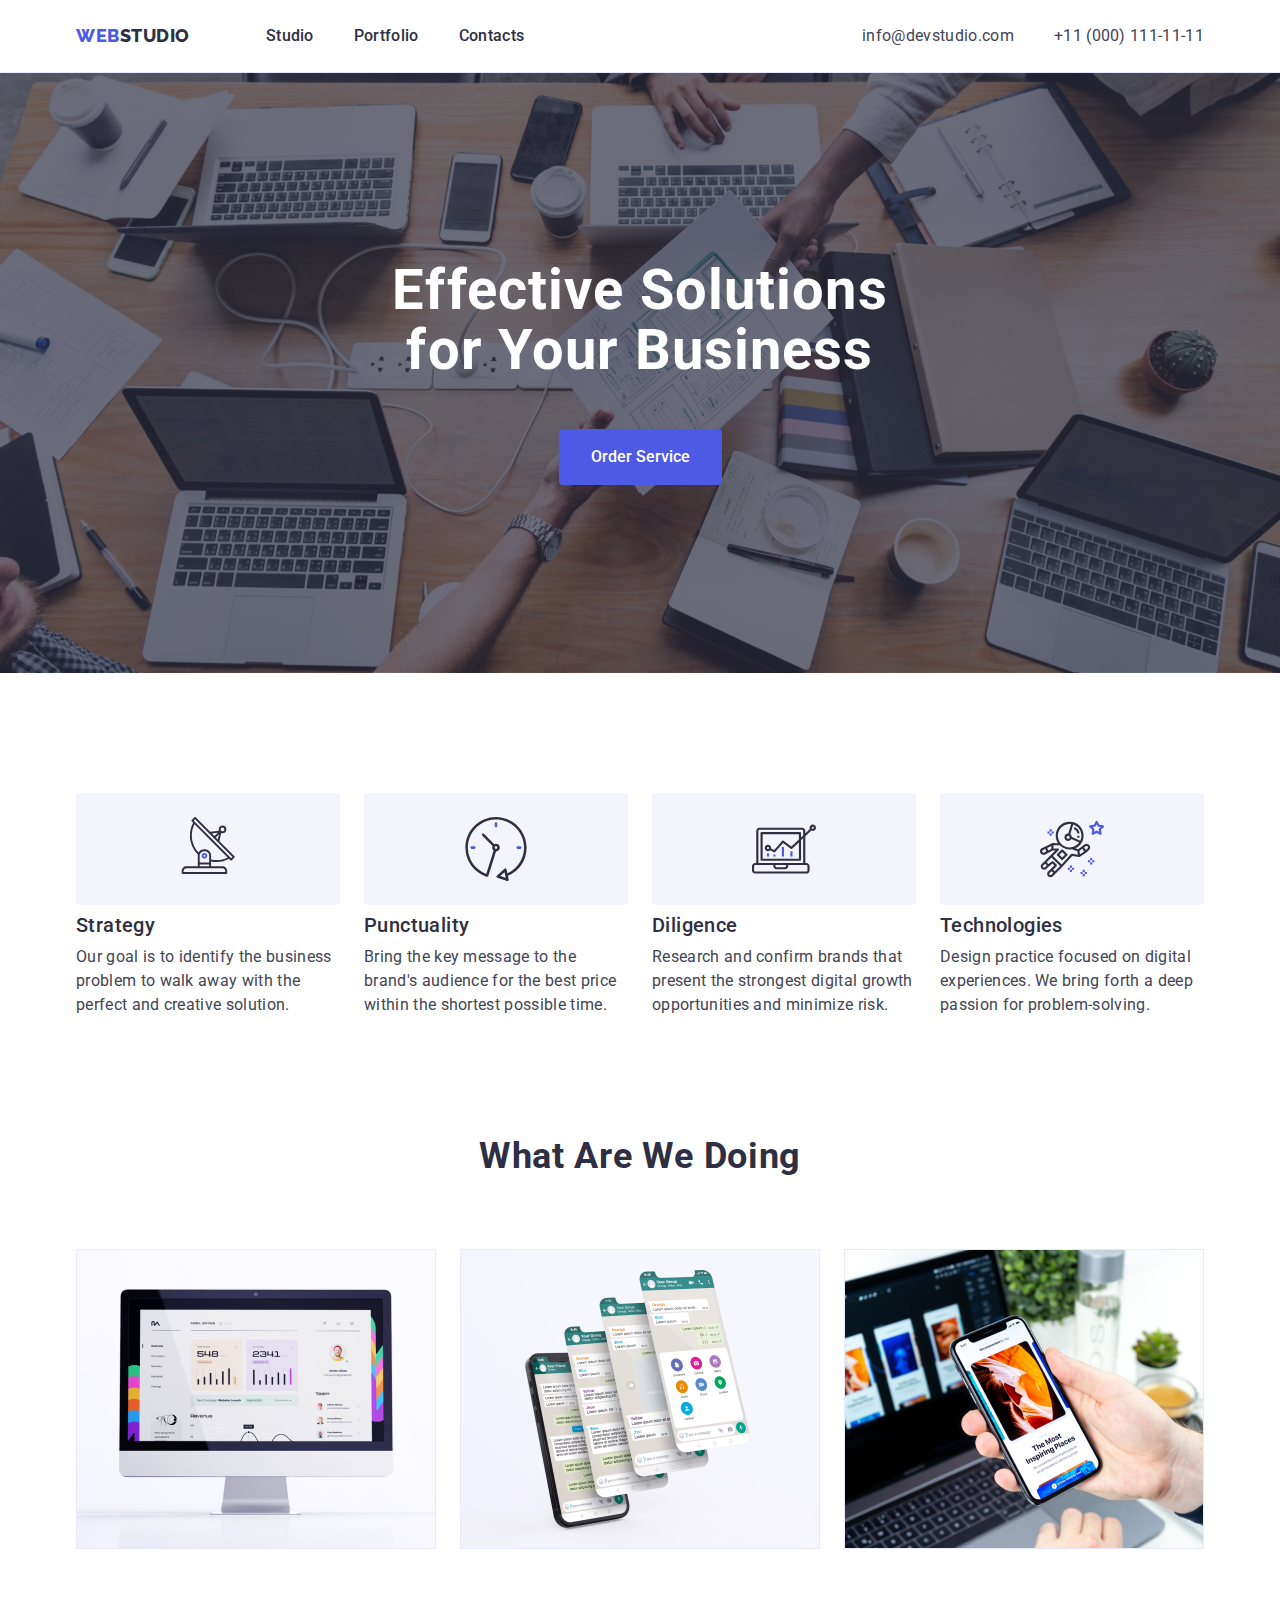
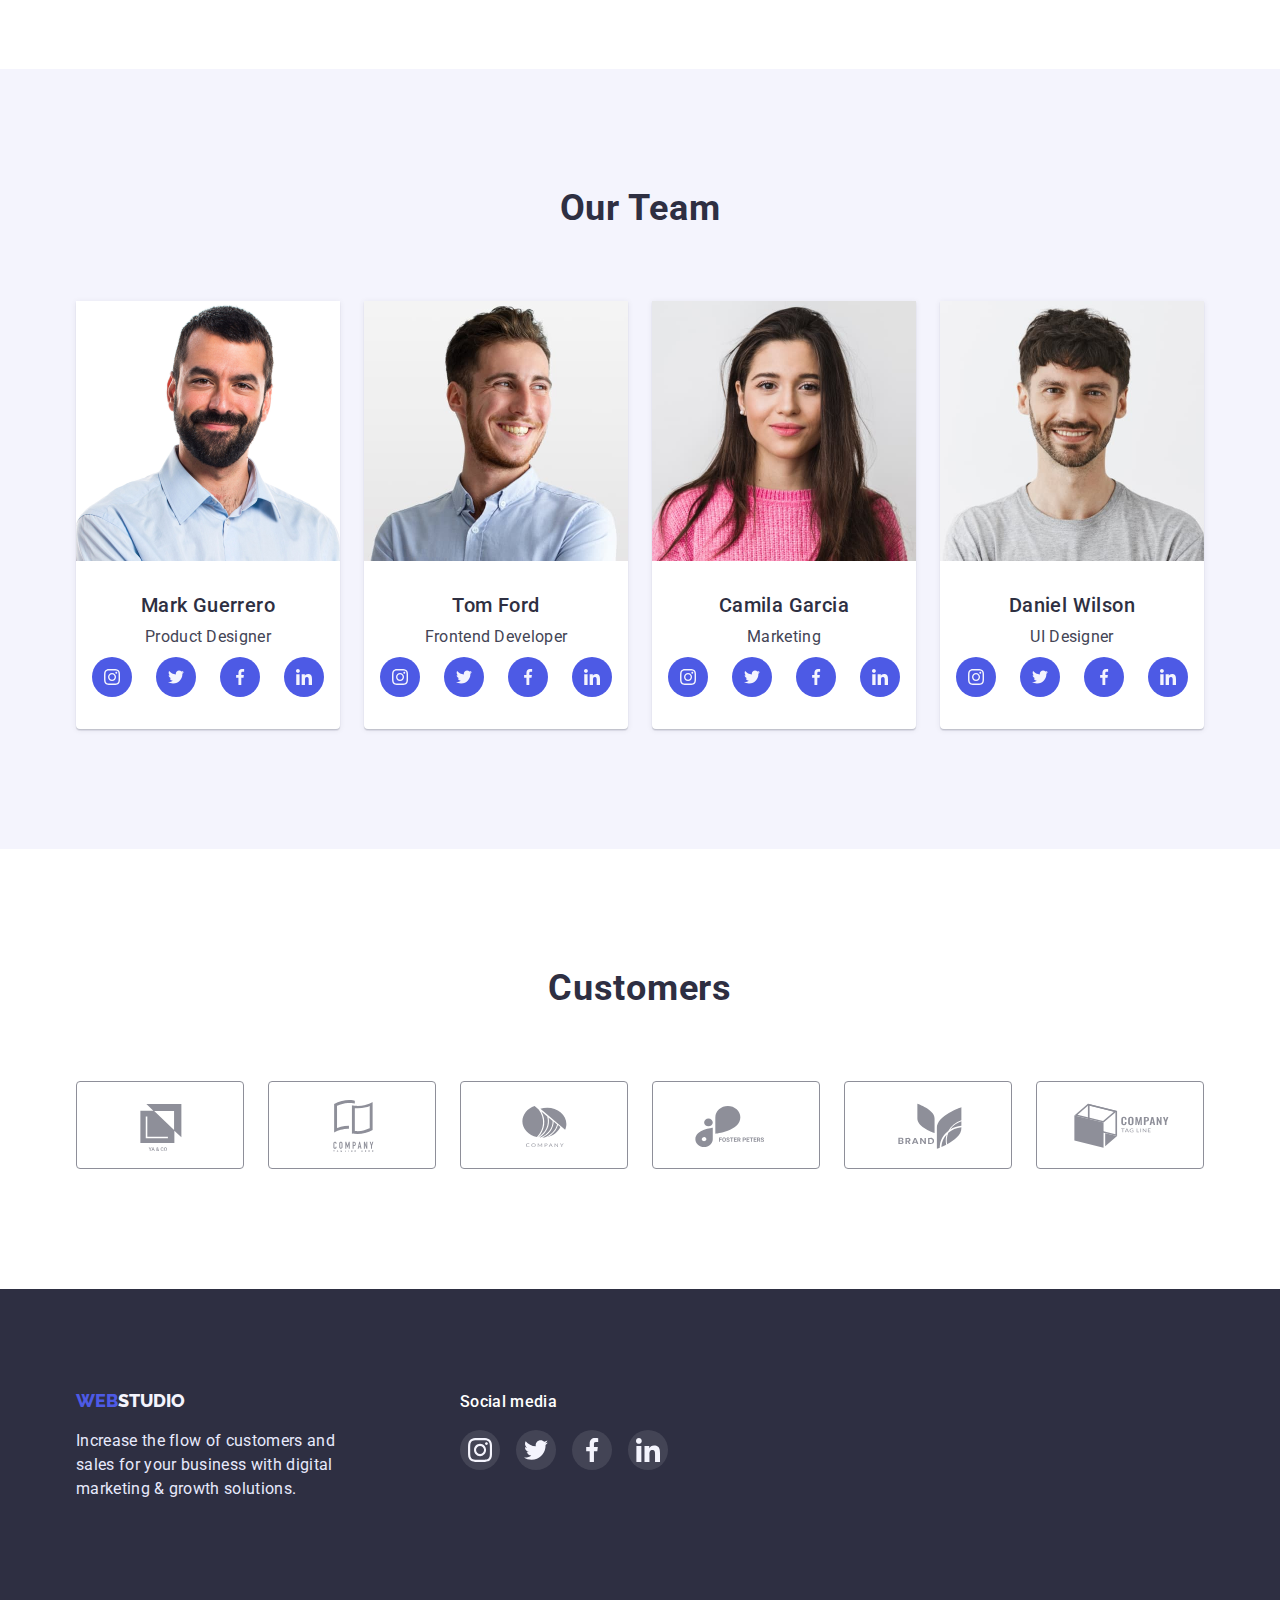
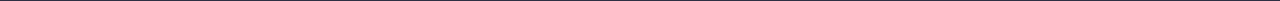
<file: index.html>
<!DOCTYPE html>
<html lang="en">
  <head>
    <meta charset="UTF-8" />
    <meta http-equiv="X-UA-Compatible" content="IE=edge" />
    <meta name="viewport" content="width=device-width, initial-scale=1.0" />
    <link rel="preconnect" href="https://fonts.googleapis.com" />
    <link rel="preconnect" href="https://fonts.gstatic.com" crossorigin />
    <link
      href="https://fonts.googleapis.com/css2?family=Raleway:wght@800&family=Roboto:wght@400;500;700;900&display=swap"
      rel="stylesheet"
    />
    <link
      rel="stylesheet"
      href="https://cdn.jsdelivr.net/npm/modern-normalize@1.1.0/modern-normalize.min.css"
    />
    <link rel="stylesheet" href="./CSS/styles.css" />

    <title>Studio</title>
  </head>
  <body>
    <!-- Top Line -->
    <header class="page-header">
      <div class="container main-nav">
        <nav class="nav main-nav">
          <!-- Logo -->
          <a href="./index.html" class="logo-header"><span class="span-header">WEB</span>STUDIO</a>
          <!-- Menu Nav -->
          <ul class="menu-nav main-nav">
            <li class="nav-title">
              <a class="nav-link" href="./index.html">Studio</a>
            </li>
            <li class="nav-title">
              <a class="nav-link" href="./portfolio.html">Portfolio</a>
            </li>
            <li class="nav-title"><a class="nav-link" href="#">Contacts</a></li>
          </ul>
        </nav>
        <address class="adress-nav">
          <ul class="mail-tel main-nav">
            <li class="nav-title">
              <a class="address-link" href="mailto:info@devstudio.com">info@devstudio.com</a>
            </li>
            <li class="nav-title">
              <a class="address-link" href="tel:+110001111111">+11 (000) 111-11-11</a>
            </li>
          </ul>
        </address>
      </div>
    </header>
    <main>
      <!-- Hero Image -->
      <section class="hero">
        <div class="container">
          <h1 class="hero-title">Effective Solutions for Your Business</h1>
          <button type="button" class="orderservice">Order Service</button>
        </div>
      </section>

      <!-- Section 1 -->

      <section class="feature-section">
        <div class="container">
          <!-- Feature 1 -->
          <h2 class="hidden">Feature</h2>

          <ul class="feature-list">
            <li class="feature">
              <div class="feature-icons-block">
                <svg class="feature-icons">
                  <use href="./images/icons.svg#icon-antenna-1-1"></use>
                </svg>
              </div>
              <h3 class="section-title">Strategy</h3>
              <p class="section-text">
                Our goal is to identify the business problem to walk away with the perfect and creative
                solution.
              </p>
            </li>

            <!-- Feature 2 -->

            <li class="feature">
              <div class="feature-icons-block">
                <svg class="feature-icons">
                  <use href="./images/icons.svg#icon-clock-1-1"></use>
                </svg>
              </div>
              <h3 class="section-title">Punctuality</h3>
              <p class="section-text">
                Bring the key message to the brand's audience for the best price within the shortest possible
                time.
              </p>
            </li>

            <!-- Feature 3 -->

            <li class="feature">
              <div class="feature-icons-block">
                <svg class="feature-icons">
                  <use href="./images/icons.svg#icon-diagram-1-1"></use>
                </svg>
              </div>
              <h3 class="section-title">Diligence</h3>
              <p class="section-text">
                Research and confirm brands that present the strongest digital growth opportunities and
                minimize risk.
              </p>
            </li>

            <!-- Feature 4 -->

            <li class="feature">
              <div class="feature-icons-block">
                <svg class="feature-icons">
                  <use href="./images/icons.svg#icon-astronaut-1-1"></use>
                </svg>
              </div>
              <h3 class="section-title">Technologies</h3>
              <p class="section-text">
                Design practice focused on digital experiences. We bring forth a deep passion for
                problem-solving.
              </p>
            </li>
          </ul>
        </div>
      </section>

      <!-- Section 2 -->

      <section class="section">
        <div class="container">
          <h2 class="title">What are we doing</h2>

          <ul class="information-list">
            <li class="information-item">
              <img src="./images/image1.jpg" alt="pc screen with statistics data" width="360" height="300" />
            </li>
            <li class="information-item">
              <img
                src="./images/image2.jpg"
                alt="smartphone with text massenger and its functions"
                width="360"
                height="300"
              />
            </li>
            <li class="information-item">
              <img
                src="./images/image3.jpg"
                alt="smartphone with app which recommend you where to go this summer for a vacation"
                width="360"
                height="300"
              />
            </li>
          </ul>
        </div>
      </section>

      <!-- Section 3 -->

      <section class="ourteam section">
        <div class="container">
          <h2 class="title">Our Team</h2>

          <!-- Team Card 1 -->
          <ul class="team-list">
            <li class="team-card">
              <img
                class="team-card-photo"
                src="./images/mark.jpg"
                alt="Mark Guerrero photo"
                width="264"
                height="260"
              />
              <div class="team-card-text">
                <h3 class="section-title">Mark Guerrero</h3>
                <p class="team-position">Product Designer</p>
                <ul class="team-social-list">
                  <li class="team-social-links">
                    <a href="#" class="team-social-list-links">
                      <svg class="social-icons">
                        <use href="./images/icons.svg#icon-instagram-2-1"></use>
                      </svg>
                    </a>
                  </li>
                  <li class="team-social-links">
                    <a href="#" class="team-social-list-links">
                      <svg class="social-icons">
                        <use href="./images/icons.svg#icon-twitter-1-1"></use>
                      </svg>
                    </a>
                  </li>
                  <li class="team-social-links">
                    <a href="#" class="team-social-list-links">
                      <svg class="social-icons">
                        <use href="./images/icons.svg#icon-facebook-1-1"></use>
                      </svg>
                    </a>
                  </li>
                  <li class="team-social-links">
                    <a href="#" class="team-social-list-links">
                      <svg class="social-icons">
                        <use href="./images/icons.svg#icon-linkedin-1-1"></use>
                      </svg>
                    </a>
                  </li>
                </ul>
              </div>
            </li>

            <!-- Team Card 2 -->

            <li class="team-card">
              <img
                class="team-card-photo"
                src="./images/tom.jpg"
                alt="Tom Ford photo"
                width="264"
                height="260"
              />
              <div class="team-card-text">
                <h3 class="section-title">Tom Ford</h3>
                <p class="team-position">Frontend Developer</p>
                <ul class="team-social-list">
                  <li class="team-social-links">
                    <a href="#" class="team-social-list-links">
                      <svg class="social-icons">
                        <use href="./images/icons.svg#icon-instagram-2-1"></use>
                      </svg>
                    </a>
                  </li>
                  <li class="team-social-links">
                    <a href="#" class="team-social-list-links">
                      <svg class="social-icons">
                        <use href="./images/icons.svg#icon-twitter-1-1"></use>
                      </svg>
                    </a>
                  </li>
                  <li class="team-social-links">
                    <a href="#" class="team-social-list-links">
                      <svg class="social-icons">
                        <use href="./images/icons.svg#icon-facebook-1-1"></use>
                      </svg>
                    </a>
                  </li>
                  <li class="team-social-links">
                    <a href="#" class="team-social-list-links">
                      <svg class="social-icons">
                        <use href="./images/icons.svg#icon-linkedin-1-1"></use>
                      </svg>
                    </a>
                  </li>
                </ul>
              </div>
            </li>

            <!-- Team Card 3 -->

            <li class="team-card">
              <img
                class="team-card-photo"
                src="./images/camila.jpg"
                alt="Camila Garcia photo"
                width="264"
                height="260"
              />
              <div class="team-card-text">
                <h3 class="section-title">Camila Garcia</h3>
                <p class="team-position">Marketing</p>
                <ul class="team-social-list">
                  <li class="team-social-links">
                    <a href="#" class="team-social-list-links">
                      <svg class="social-icons">
                        <use href="./images/icons.svg#icon-instagram-2-1"></use>
                      </svg>
                    </a>
                  </li>
                  <li class="team-social-links">
                    <a href="#" class="team-social-list-links">
                      <svg class="social-icons">
                        <use href="./images/icons.svg#icon-twitter-1-1"></use>
                      </svg>
                    </a>
                  </li>
                  <li class="team-social-links">
                    <a href="#" class="team-social-list-links">
                      <svg class="social-icons">
                        <use href="./images/icons.svg#icon-facebook-1-1"></use>
                      </svg>
                    </a>
                  </li>
                  <li class="team-social-links">
                    <a href="#" class="team-social-list-links">
                      <svg class="social-icons">
                        <use href="./images/icons.svg#icon-linkedin-1-1"></use>
                      </svg>
                    </a>
                  </li>
                </ul>
              </div>
            </li>

            <!-- Team Card 4 -->

            <li class="team-card">
              <img
                class="team-card-photo"
                src="./images/daniel.jpg"
                alt="Daniel Wilson photo"
                width="264"
                height="260"
              />
              <div class="team-card-text">
                <h3 class="section-title">Daniel Wilson</h3>
                <p class="team-position">UI Designer</p>
                <ul class="team-social-list">
                  <li class="team-social-links">
                    <a href="#" class="team-social-list-links">
                      <svg class="social-icons">
                        <use href="./images/icons.svg#icon-instagram-2-1"></use>
                      </svg>
                    </a>
                  </li>
                  <li class="team-social-links">
                    <a href="#" class="team-social-list-links">
                      <svg class="social-icons">
                        <use href="./images/icons.svg#icon-twitter-1-1"></use>
                      </svg>
                    </a>
                  </li>
                  <li class="team-social-links">
                    <a href="#" class="team-social-list-links">
                      <svg class="social-icons">
                        <use href="./images/icons.svg#icon-facebook-1-1"></use>
                      </svg>
                    </a>
                  </li>
                  <li class="team-social-links">
                    <a href="#" class="team-social-list-links">
                      <svg class="social-icons">
                        <use href="./images/icons.svg#icon-linkedin-1-1"></use>
                      </svg>
                    </a>
                  </li>
                </ul>
              </div>
            </li>
          </ul>
        </div>
      </section>

      <!-- Customers  -->

      <section class="customers">
        <div class="container">
          <h2 class="customers-title">Customers</h2>
          <ul class="customers-logo">
            <li class="customers-logo-svg">
              <a href="#" class="customers-logo-link">
                <svg class="customers-icons">
                  <use href="./images/icons.svg#icon-Logo-first"></use>
                </svg>
              </a>
            </li>
            <li class="customers-logo-svg">
              <a href="#" class="customers-logo-link">
                <svg class="customers-icons">
                  <use href="./images/icons.svg#icon-Logo-1-1"></use>
                </svg>
              </a>
            </li>
            <li class="customers-logo-svg">
              <a href="#" class="customers-logo-link">
                <svg class="customers-icons">
                  <use href="./images/icons.svg#icon-Logo-2-1"></use>
                </svg>
              </a>
            </li>
            <li class="customers-logo-svg">
              <a href="#" class="customers-logo-link">
                <svg class="customers-icons">
                  <use href="./images/icons.svg#icon-Logo-3-1"></use>
                </svg>
              </a>
            </li>
            <li class="customers-logo-svg">
              <a href="#" class="customers-logo-link">
                <svg class="customers-icons">
                  <use href="./images/icons.svg#icon-Logo-4-1"></use>
                </svg>
              </a>
            </li>
            <li class="customers-logo-svg">
              <a href="#" class="customers-logo-link">
                <svg class="customers-icons">
                  <use href="./images/icons.svg#icon-Logo-5-1"></use>
                </svg>
              </a>
            </li>
          </ul>
        </div>
      </section>
    </main>

    <!-- Footer -->

    <footer class="footer">
      <div class="container footer-flex">
        <div class="footer-box">
          <a href="./index.html" class="logo-footer"><span class="span-footer">WEB</span>STUDIO</a>
          <p class="footer-text">
            Increase the flow of customers and sales for your business with digital marketing & growth
            solutions.
          </p>
        </div>
        <div>
          <p class="footer-soc-text">Social media</p>
          <ul class="footer-social-list">
            <li class="footer-social-links">
              <a href="#" class="footer-social-list-links">
                <svg class="footer-social-icons">
                  <use href="./images/icons.svg#icon-instagram-2-1"></use>
                </svg>
              </a>
            </li>
            <li class="footer-social-links">
              <a href="#" class="footer-social-list-links">
                <svg class="footer-social-icons">
                  <use href="./images/icons.svg#icon-twitter-1-1"></use>
                </svg>
              </a>
            </li>
            <li class="footer-social-links">
              <a href="#" class="footer-social-list-links">
                <svg class="footer-social-icons">
                  <use href="./images/icons.svg#icon-facebook-1-1"></use>
                </svg>
              </a>
            </li>
            <li class="footer-social-links">
              <a href="#" class="footer-social-list-links">
                <svg class="footer-social-icons">
                  <use href="./images/icons.svg#icon-linkedin-1-1"></use>
                </svg>
              </a>
            </li>
          </ul>
        </div>
      </div>
    </footer>
  </body>
</html>
</file>
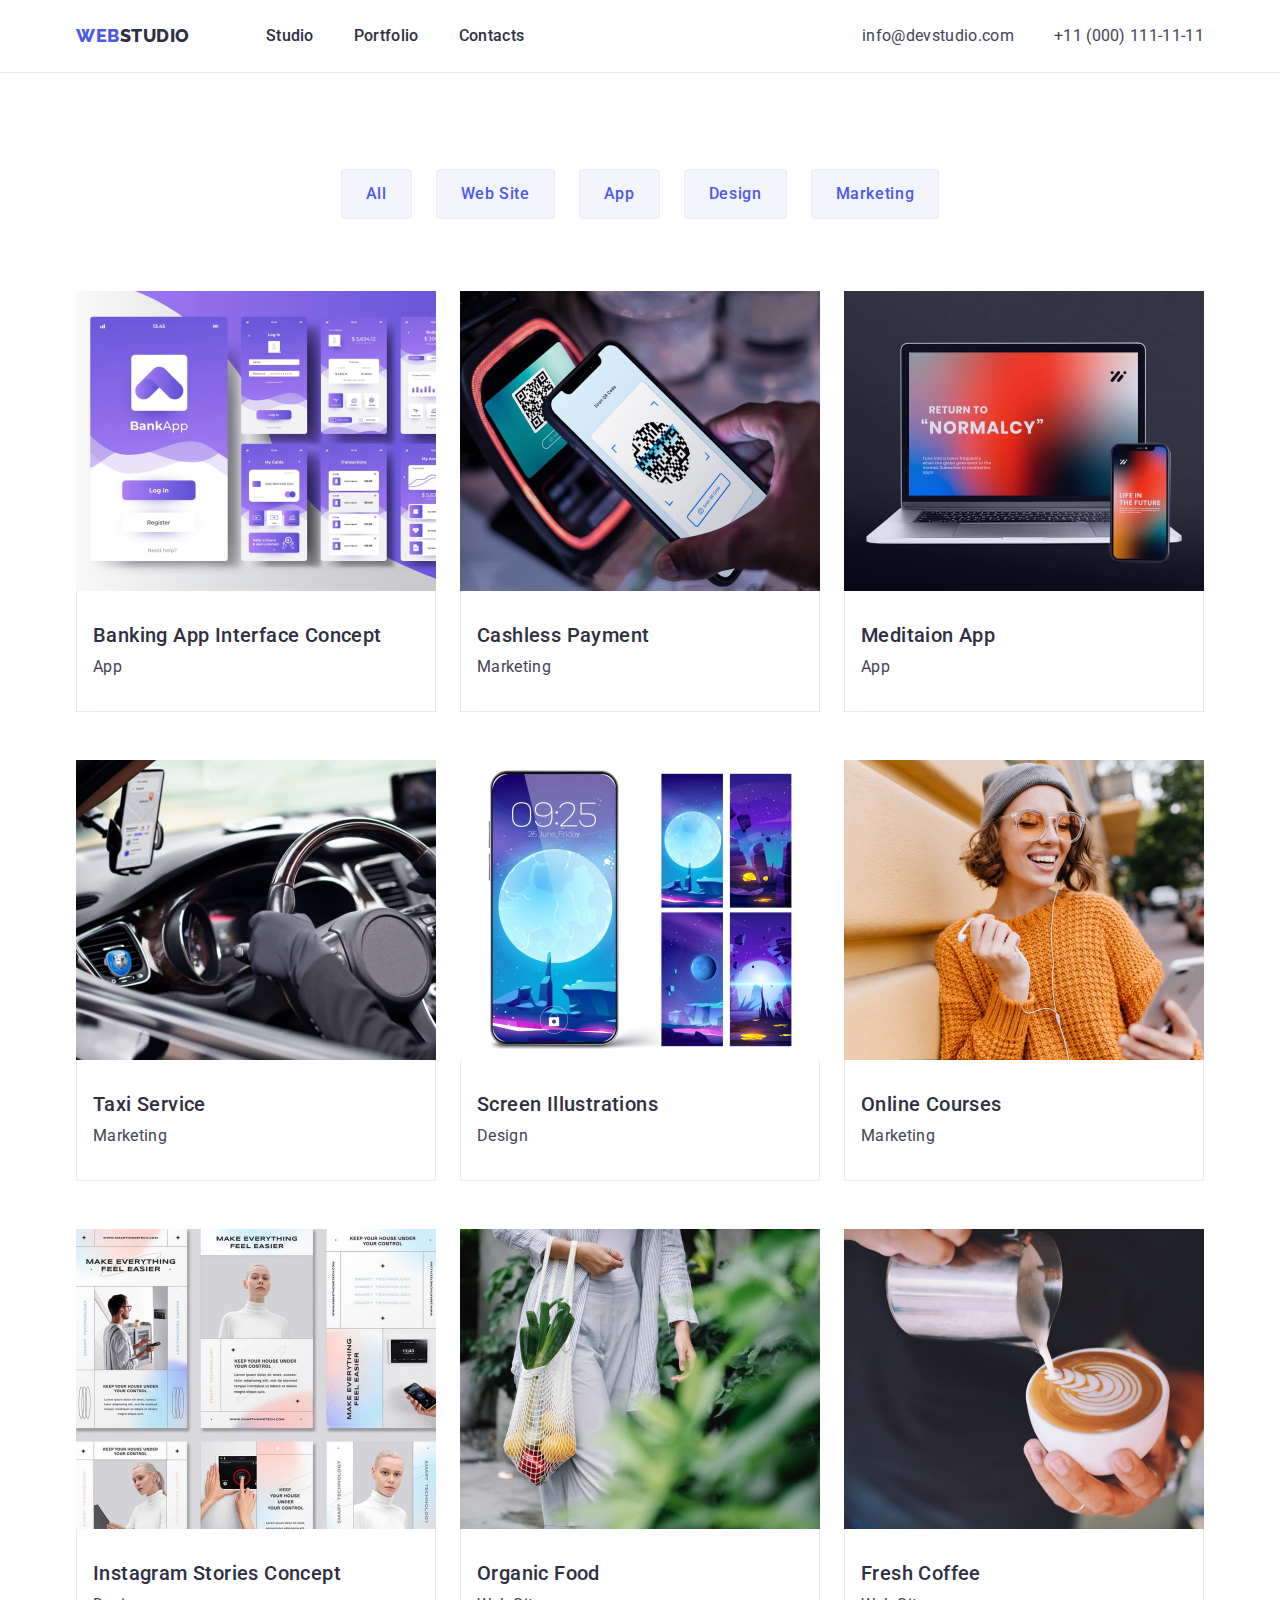
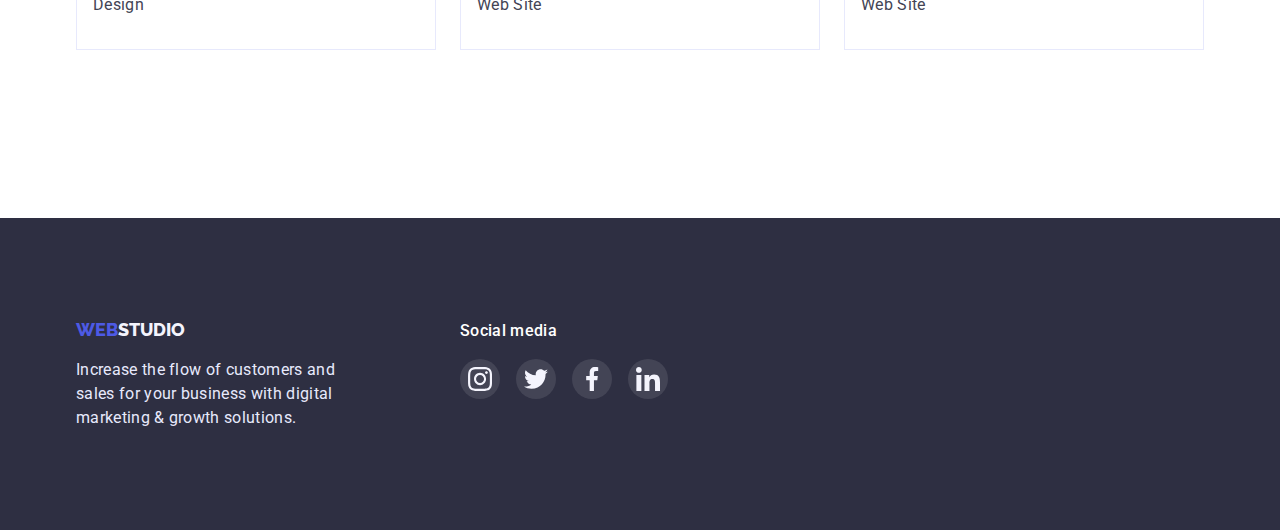
<file: portfolio.html>
<!DOCTYPE html>
<html lang="en">
  <head>
    <meta charset="UTF-8" />
    <meta http-equiv="X-UA-Compatible" content="IE=edge" />
    <meta name="viewport" content="width=device-width, initial-scale=1.0" />
    <link rel="preconnect" href="https://fonts.googleapis.com" />
    <link rel="preconnect" href="https://fonts.gstatic.com" crossorigin />
    <link
      href="https://fonts.googleapis.com/css2?family=Raleway:wght@800&family=Roboto:wght@400;500;700;900&display=swap"
      rel="stylesheet"
    />
    <link
      rel="stylesheet"
      href="https://cdn.jsdelivr.net/npm/modern-normalize@1.1.0/modern-normalize.min.css"
    />
    <link rel="stylesheet" href="./CSS/styles.css" />

    <title>Portfolio</title>
  </head>
  <body>
    <!-- Top Line -->

    <header class="page-header main-nav">
      <div class="container main-nav">
        <nav class="nav main-nav">
          <!-- Logo -->
          <a href="./index.html" class="logo-header"><span class="span-header">WEB</span>STUDIO</a>
          <!-- Menu Nav -->
          <ul class="menu-nav main-nav">
            <li class="nav-title">
              <a class="nav-link" href="./index.html">Studio</a>
            </li>
            <li class="nav-title">
              <a class="nav-link" href="./portfolio.html">Portfolio</a>
            </li>
            <li class="nav-title"><a class="nav-link" href="#">Contacts</a></li>
          </ul>
        </nav>
        <address class="adress-nav">
          <ul class="mail-tel main-nav">
            <li class="nav-title">
              <a class="address-link" href="mailto:info@devstudio.com">info@devstudio.com</a>
            </li>
            <li class="nav-title">
              <a class="address-link" href="tel:+110001111111">+11 (000) 111-11-11</a>
            </li>
          </ul>
        </address>
      </div>
    </header>

    <!-- Filters -->

    <main>
      <section class="portfolio">
        <div class="container">
          <h1 class="hidden">Filters</h1>
          <ul class="filters">
            <li class="btn">
              <button type="button" class="button-all">All</button>
            </li>
            <li class="btn">
              <button type="button" class="button-all">Web Site</button>
            </li>
            <li class="btn">
              <button type="button" class="button-all">App</button>
            </li>
            <li class="btn">
              <button type="button" class="button-all">Design</button>
            </li>
            <li class="btn">
              <button type="button" class="button-all">Marketing</button>
            </li>
          </ul>

          <!-- Row 1 -->

          <!-- Project Card 1 -->

          <ul class="portfolio-cards">
            <li class="project-card">
              <img
                class="profect-card-photo"
                src="./images/bankapp.jpg"
                alt="Banking App"
                width="360"
                height="300"
              />
              <div class="border">
                <h2 class="section-title-portfolio">Banking App Interface Concept</h2>
                <p class="section-text-portfolio">App</p>
              </div>
            </li>

            <!-- Project Card 1.2 -->

            <li class="project-card">
              <img
                class="profect-card-photo"
                src="./images/cashlesspayment.jpg"
                alt="Banking App"
                width="360"
                height="300"
              />
              <div class="border">
                <h2 class="section-title-portfolio">Cashless Payment</h2>
                <p class="section-text-portfolio">Marketing</p>
              </div>
            </li>

            <!-- Project Card 1.3 -->

            <li class="project-card">
              <img
                class="profect-card-photo"
                src="./images/mediationapp.jpg"
                alt="Banking App"
                width="360"
                height="300"
              />
              <div class="border">
                <h2 class="section-title-portfolio">Meditaion App</h2>
                <p class="section-text-portfolio">App</p>
              </div>
            </li>

            <!-- Project Card 2 -->

            <li class="project-card">
              <img
                class="profect-card-photo"
                src="./images/taxiservice.jpg"
                alt="Banking App"
                width="360"
                height="300"
              />
              <div class="border">
                <h2 class="section-title-portfolio">Taxi Service</h2>
                <p class="section-text-portfolio">Marketing</p>
              </div>
            </li>

            <!-- Project Card 2.1-->

            <li class="project-card">
              <img
                class="profect-card-photo"
                src="./images/screenillustrations.jpg"
                alt="Banking App"
                width="360"
                height="300"
              />
              <div class="border">
                <h2 class="section-title-portfolio">Screen Illustrations</h2>
                <p class="section-text-portfolio">Design</p>
              </div>
            </li>

            <!-- Project Card 2.2 -->

            <li class="project-card">
              <img
                class="profect-card-photo"
                src="./images/onlinecaourses.jpg"
                alt="Banking App"
                width="360"
                height="300"
              />
              <div class="border">
                <h2 class="section-title-portfolio">Online Courses</h2>
                <p class="section-text-portfolio">Marketing</p>
              </div>
            </li>

            <!-- Project Card 1 -->

            <li class="project-card">
              <img
                class="profect-card-photo"
                src="./images/instagramstoriesconcept.jpg"
                alt="Banking App"
                width="360"
                height="300"
              />
              <div class="border">
                <h2 class="section-title-portfolio">Instagram Stories Concept</h2>
                <p class="section-text-portfolio">Design</p>
              </div>
            </li>

            <!-- Project Card 2 -->

            <li class="project-card">
              <img
                class="profect-card-photo"
                src="./images/organicfood.jpg"
                alt="Banking App"
                width="360"
                height="300"
              />
              <div class="border">
                <h2 class="section-title-portfolio">Organic Food</h2>
                <p class="section-text-portfolio">Web Site</p>
              </div>
            </li>

            <!-- Project Card 3 -->

            <li class="project-card">
              <img
                class="profect-card-photo"
                src="./images/freshcoffee.jpg"
                alt="Banking App"
                width="360"
                height="300"
              />
              <div class="border">
                <h2 class="section-title-portfolio">Fresh Coffee</h2>
                <p class="section-text-portfolio">Web Site</p>
              </div>
            </li>
          </ul>
        </div>
      </section>
    </main>

    <!-- Footer -->

    <footer class="footer">
      <div class="container footer-flex">
        <div class="footer-box">
          <a href="./index.html" class="logo-footer"><span class="span-footer">WEB</span>STUDIO</a>
          <p class="footer-text">
            Increase the flow of customers and sales for your business with digital marketing & growth
            solutions.
          </p>
        </div>
        <div>
          <p class="footer-soc-text">Social media</p>
          <ul class="footer-social-list">
            <li class="footer-social-links">
              <a href="#" class="footer-social-list-links">
                <svg class="footer-social-icons">
                  <use href="./images/icons.svg#icon-instagram-2-1"></use>
                </svg>
              </a>
            </li>
            <li class="footer-social-links">
              <a href="#" class="footer-social-list-links">
                <svg class="footer-social-icons">
                  <use href="./images/icons.svg#icon-twitter-1-1"></use>
                </svg>
              </a>
            </li>
            <li class="footer-social-links">
              <a href="#" class="footer-social-list-links">
                <svg class="footer-social-icons">
                  <use href="./images/icons.svg#icon-facebook-1-1"></use>
                </svg>
              </a>
            </li>
            <li class="footer-social-links">
              <a href="#" class="footer-social-list-links">
                <svg class="footer-social-icons">
                  <use href="./images/icons.svg#icon-linkedin-1-1"></use>
                </svg>
              </a>
            </li>
          </ul>
        </div>
      </div>
    </footer>
  </body>
</html>
</file>
<file: CSS/styles.css>
:root {
  --accent-color: #4d5ae5;
  --pressed-state: #404bbf;
  --primary-text-color: #434455;
  --secondary-text-color: #2e2f42;
  --white-color: #ffffff;
  --footer--: #e7e9fc;
  --button-background--: #f4f4fd;
  --customers-logo: #8e8f99;
}
body {
  font-family: 'Roboto', sans-serif;
  background-color: var(--white-color);
}
h1,
h2,
h3,
p {
  margin: 0;
}

ul {
  margin: 0;
  padding: 0;
}

img {
  display: block;
  width: 100%;
}

*,
*::before,
*::after {
  box-sizing: border-box;
}

/* Container */

.container {
  width: 1158px;
  padding-left: 15px;
  padding-right: 15px;
  margin-left: auto;
  margin-right: auto;
}

/* Logo/Header */

.page-header {
  border-bottom: 1px solid #e7e9fc;
}

.logo-header {
  font-family: 'Raleway', sans-serif;
  text-decoration: none;
  font-weight: 800;
  font-size: 18px;
  line-height: 1.33;
  letter-spacing: 0.03em;
  text-transform: uppercase;
  color: var(--secondary-text-color);

  align-items: center;
  padding-top: 24px;
  padding-bottom: 24px;
  margin-right: 76px;
}
.span-header {
  color: var(--accent-color);
}

.logo-footer {
  text-decoration: none;
  font-family: 'Raleway', sans-serif;
  font-weight: 800;
  font-size: 18px;
  line-height: 1.33;
  color: #f4f4fd;
}
.span-footer {
  color: var(--accent-color);
}

/* Menu Nav */

.main-nav {
  display: flex;
}

.menu-nav {
  display: flex;
  list-style: none;
}

.nav-title:not(:last-child) {
  margin-right: 40px;
}
.adress-nav {
  margin-left: auto;
  padding-top: 24px;
  padding-bottom: 24px;
}

.mail-tel {
  font-style: normal;
  list-style: none;
}

/* Hero Image */

.hero {
  text-align: center;
  padding-top: 188px;
  padding-bottom: 188px;
  background-color: var(--secondary-text-color);
  background-image: linear-gradient(rgba(46, 47, 66, 0.7), rgba(46, 47, 66, 0.7)),
    url(../images/group-people-working-website-template.jpg);
  background-position: center;
  background-size: cover;

  max-width: 1440px;
  margin-left: auto;
  margin-right: auto;
}

.hero-item {
  width: 496px;
  display: inline-block;
}

/* Links */

.nav-link {
  display: block;
  padding: 24px 0;
  text-decoration: none;
  color: var(--secondary-text-color);
  font-weight: 500;
  line-height: 1.5;
  letter-spacing: 0.02em;
}
.nav-link:hover,
.nav-link:focus {
  color: var(--pressed-state);
}

.address-link:hover,
.address-link:focus {
  color: var(--pressed-state);
}

.address-link {
  font-style: normal;
  text-decoration: none;
  color: var(--primary-text-color);

  line-height: 1.5;
  letter-spacing: 0.02em;
}

/* Order Service Button */

.orderservice:hover,
.orderservice:focus {
  background: var(--pressed-state);
  box-shadow: 0px 4px 4px rgba(0, 0, 0, 0.15);
}
.orderservice {
  background: var(--accent-color);
  cursor: pointer;
  text-align: center;
  display: inline-block;
  padding: 16px 32px;
  font-weight: 500;
  line-height: 1.5;
  color: var(--white-color);
  border-radius: 4px;
  border: none;
}

/* Sections */

.feature-section {
  padding-top: 120px;
}

.hero-title {
  color: var(--white-color);

  font-size: 56px;
  line-height: 1.07;
  letter-spacing: 0.02em;
  text-align: center;
  margin-bottom: 48px;
  margin-left: auto;
  margin-right: auto;
  width: 496px;
}
.title {
  font-size: 36px;
  line-height: 1.11;
  letter-spacing: 0.02em;
  text-transform: capitalize;
  text-align: center;
  color: var(--secondary-text-color);
  margin-bottom: 72px;
}
.section-title {
  margin: 0;
  font-weight: 500;
  font-size: 20px;
  line-height: 1.2;
  letter-spacing: 0.02em;
  color: var(--secondary-text-color);
  margin-bottom: 8px;
}

.hidden {
  position: absolute;
  width: 1px;
  height: 1px;
  margin: -1px;
  border: 0;
  padding: 0;

  white-space: nowrap;
  clip-path: inset(100%);
  clip: rect(0 0 0 0);
  overflow: hidden;
}

/* Section Text */

.section-text {
  line-height: 1.5;
  letter-spacing: 0.02em;
  color: var(--primary-text-color);
  margin: 0;
}

.team-position {
  line-height: 1.5;
  letter-spacing: 0.02em;
  color: var(--primary-text-color);
  margin-bottom: 8px;
}

.fetaure-section {
  display: flex;
}

.feature-list {
  display: flex;
  margin: 0;

  padding: 0;
}
.feature {
  width: 264px;
  list-style: none;
  margin: 0;
  padding: 0;
}

.feature:not(:last-child) {
  margin-right: 24px;
}

.feature-icons-block {
  display: flex;
  padding: 0;
  border: none;
  justify-content: center;
  align-items: center;

  background: var(--button-background--);
  border-radius: 4px;
  width: 264px;
  height: 112px;
  margin-bottom: 8px;
}

.feature-icons {
  width: 64px;
  height: 64px;
}

.information-list {
  list-style: none;
  display: flex;
}

.information-item:not(:last-child) {
  margin-right: 24px;
}
.ourteam {
  background: var(--button-background--);
  text-align: center;
}
.team-list {
  list-style: none;
  display: flex;
}

.team-card:not(:last-child) {
  margin-right: 24px;
}

.team-card {
  background: var(--white-color);
  box-shadow: 0px 1px 6px rgba(46, 47, 66, 0.08), 0px 1px 1px rgba(46, 47, 66, 0.16),
    0px 2px 1px rgba(46, 47, 66, 0.08);
  border-radius: 0px 0px 4px 4px;
}

.footer {
  background: #2e2f42;
  padding-top: 100px;
  padding-bottom: 100px;
}
.footer-text {
  margin: 0;
  line-height: 1.5;
  letter-spacing: 0.02em;
  color: var(--footer--);
  width: 264px;
  margin-top: 16px;
}

/* Portfolio */

.portfolio {
  padding-top: 96px;
  padding-bottom: 120px;
}

.button-all:hover,
.button-all:focus {
  color: var(--white-color);
  background-color: var(--pressed-state);
}
.button-all {
  padding: 12px 24px;
  background: var(--button-background--);
  border: 1px solid var(--footer--);
  border-radius: 4px;
  color: var(--accent-color);
  font-weight: 500;
  line-height: 1.5;
  cursor: pointer;
  letter-spacing: 0.04em;
}

.button-text:hover,
.button-text:focus {
  color: var(--white-color);
}
.filters {
  list-style: none;
  display: flex;

  justify-content: center;

  margin-bottom: 72px;
}
.portfolio-cards {
  list-style: none;
  display: flex;
  flex-wrap: wrap;
}

.filters-text:hover {
  color: var(--white-color);
}

.btn:not(:last-child) {
  margin-right: 24px;
}

.project-card {
  background: var(--white-color);
  margin-bottom: 48px;
  cursor: pointer;
}
.project-card:hover,
.project-card:focus {
  box-shadow: 0px 1px 6px rgba(46, 47, 66, 0.08), 0px 1px 1px rgba(46, 47, 66, 0.16),
    0px 2px 1px rgba(46, 47, 66, 0.08);
}

.project-card:not(:nth-child(3n)) {
  margin-right: 24px;
}

.border {
  border-right: 1px solid #e7e9fc;
  border-bottom: 1px solid #e7e9fc;
  border-left: 1px solid #e7e9fc;
  padding-top: 32px;
  padding-left: 16px;
  padding-bottom: 32px;
}

.section {
  padding-top: 120px;
  padding-bottom: 120px;
}

.team-card-text {
  padding: 32px 0;
}

.section-title-portfolio {
  margin-bottom: 8px;
  font-weight: 500;
  font-size: 20px;
  line-height: 1.2;
  letter-spacing: 0.02em;
  color: var(--secondary-text-color);
}

.section-text-portfolio {
  line-height: 1.5;
  letter-spacing: 0.02em;
  color: var(--primary-text-color);
}

.team-social-list {
  display: flex;
  justify-content: center;

  list-style: none;
  gap: 24px;
}

.social-icons {
  width: 16px;
  height: 16px;
}

.team-social-list-links:hover,
.team-social-list-links:focus {
  background-color: var(--pressed-state);
}

.footer-flex {
  display: flex;
  align-items: baseline;
}

.footer-box {
  margin-right: 120px;
}

.footer-soc-text {
  font-weight: 500;
  letter-spacing: 0.02em;
  line-height: 1.5;
  color: var(--white-color);
  margin-bottom: 16px;
}

.footer-social-list {
  display: flex;

  list-style: none;
  gap: 16px;
}

.footer-social-list-links:hover,
.footer-social-list-links:focus {
  background-color: #31d0aa;
}

.footer-social-icons {
  width: 24px;
  height: 24px;
}

.customers {
  padding: 120px 0;
}



.customers-title {
  font-weight: 700;
  font-size: 36px;
  line-height: 1.11;
  text-align: center;
  
  letter-spacing: 0.02em;
  text-transform: capitalize;
  color: var(--secondary-text-color);
  
  margin-bottom: 72px;
}

.customers-logo {
  display: flex;
  
  
  gap: 24px;
  list-style: none;
}

.customers-logo-link:hover,
.customers-logo-link:focus {
  border-color: var(--pressed-state);
}

.customers-logo-link:is(:hover, :focus) .customers-icons {
  fill: var(--pressed-state);
}

.customers-icons {
  width: 104px;
  height: 56px;
  fill: var(--customers-logo);
}

.customers-icons:hover,
.customers-icons:focus {
  fill: var(--pressed-state);
}

.team-social-list-links {
  display: flex;
  flex-direction: row;
  justify-content: center;
  align-items: center;
  padding: 0px;

  background-color: var(--accent-color);
  width: 40px;
  height: 40px;
  border-radius: 50%;
  cursor: pointer;
}

.footer-social-list-links {
  background-color: rgba(255, 255, 255, 0.1);
  display: flex;
  
  justify-content: center;
  align-items: center;
  
  width: 40px;
  height: 40px;
  border-radius: 50%;
  cursor: pointer;
}

.customers-logo-link {
  display: flex;
  justify-content: center;
  align-items: center;
  cursor: pointer;
  width: 168px;
  height: 88px;
  border: 1px solid #8e8f99;
  border-radius: 4px;
}
</file>
